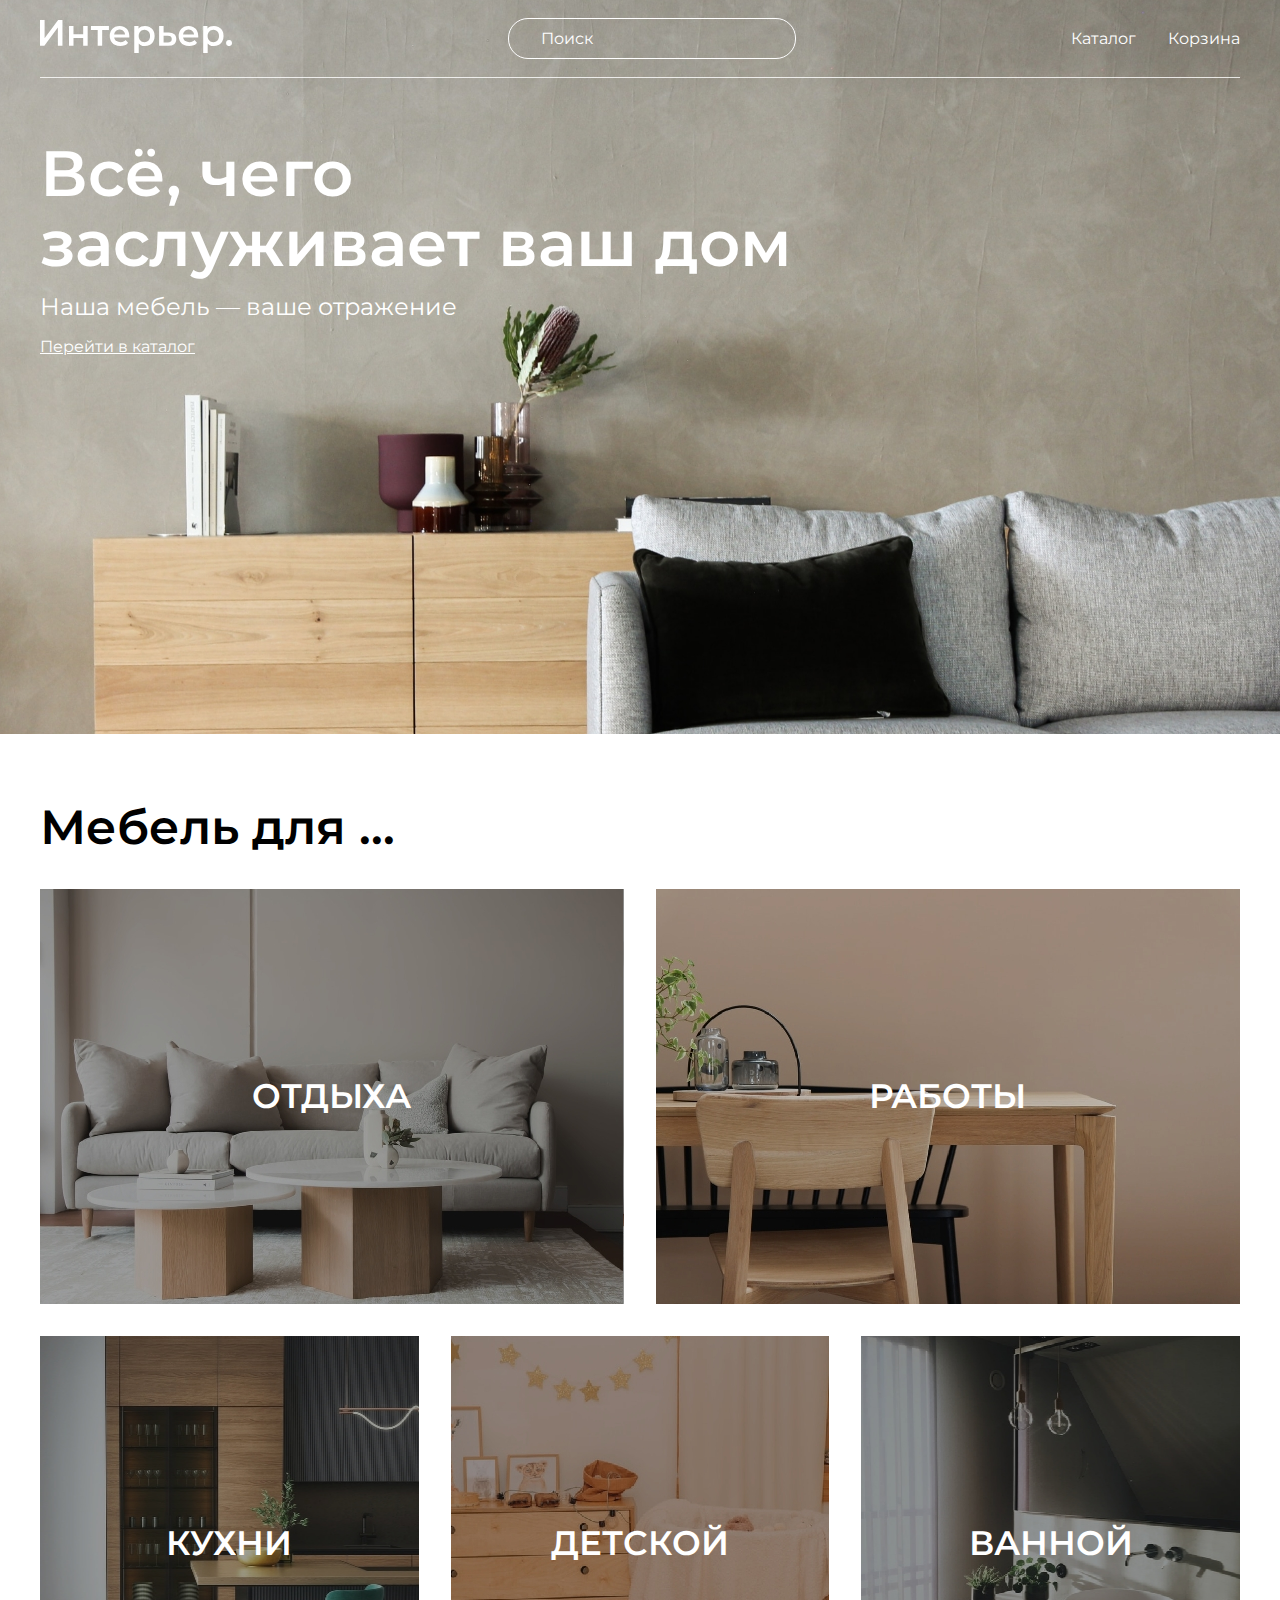
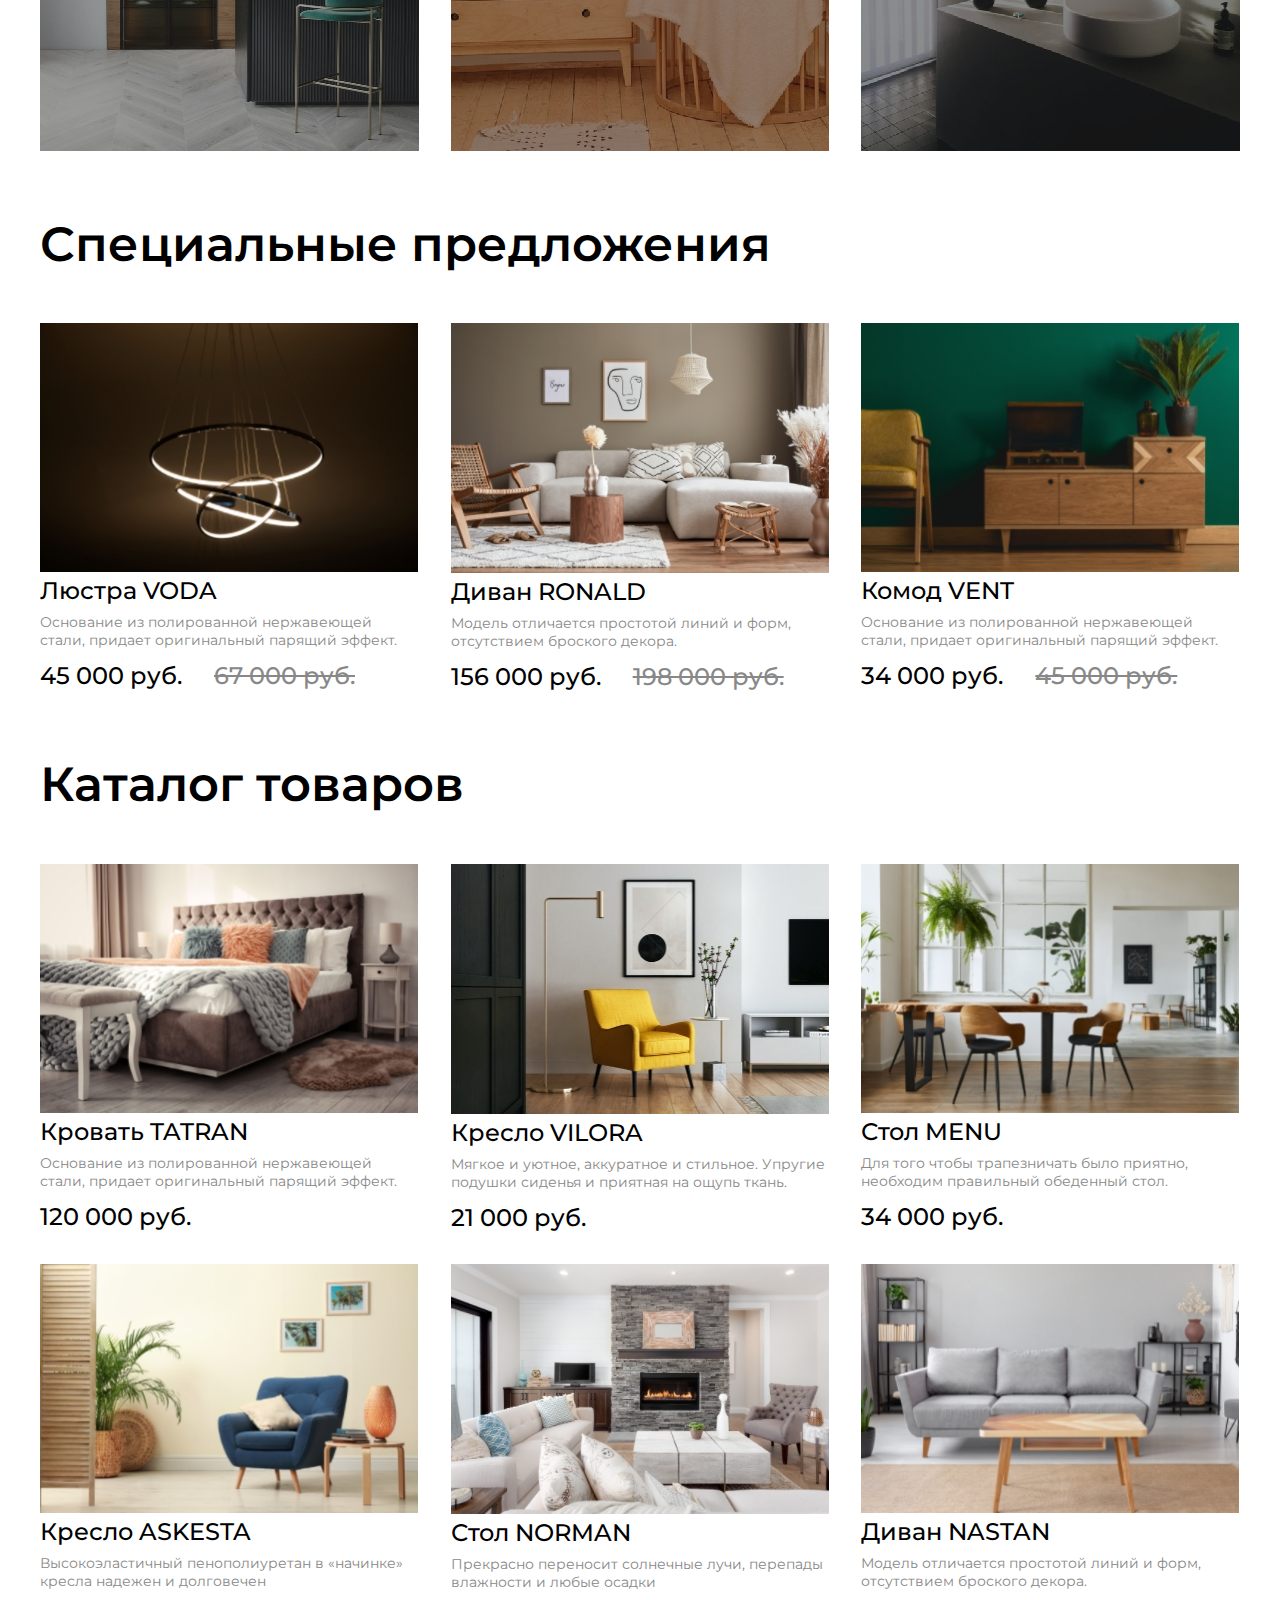
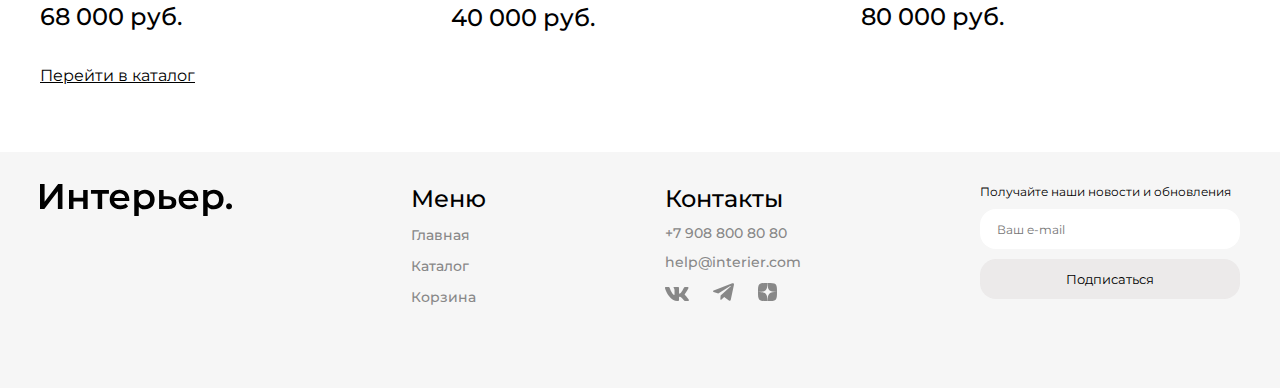
<file: index.html>
<!DOCTYPE html>
<html lang="en">

<head>
    <meta charset="UTF-8">
    <meta name="viewport" content="width=device-width, initial-scale=1.0">
    <title>Document</title>
    <link rel="preconnect" href="https://fonts.googleapis.com">
    <link rel="preconnect" href="https://fonts.gstatic.com" crossorigin>
    <link href="https://fonts.googleapis.com/css2?family=Montserrat:ital,wght@0,100..900;1,100..900&display=swap"
        rel="stylesheet">
    <link rel="stylesheet" href="style.css">
</head>

<body>
    <div class="top center">
        <div class="header-wrapper">
            <header class="header">
                <a class="logo" href="index.html"><img src="interior.svg" alt=""></a>
                <input placeholder="Поиск" class="header__input" type="text">
                <nav class="header-link">
                    <ul class="header-link">
                        <li><a class="menu-link" href="catalog.html">Каталог</a></li>
                        <li><a class="menu-link" href="cart.html">Корзина</a></li>
                    </ul>
                </nav>
            </header>
        </div>
        <section class="top__content">
            <h1 class="title">Всё, чего <br>заслуживает ваш дом</h1>
            <p class="top__text">Наша мебель — ваше отражение</p>
            <a class="catalog" href="catalog.html">Перейти в каталог</a>
        </section>
    </div>
    <div class="for-box center">
        <h2 class="heading-top">Мебель для ... </h2>
        <div class="for">
            <div class="for__item for__item_1 for__item_big">ОТДЫХА</div>
            <div class="for__item for__item_2 for__item_big">РАБОТЫ</div>
            <div class="for__item for__item_3">КУХНИ</div>
            <div class="for__item for__item_4">ДЕТСКОЙ</div>
            <div class="for__item for__item_5">ВАННОЙ</div>
        </div>
    </div>
    <h2 class="heading center">Специальные предложения</h2>
    <div class="product-box center">
        <div class="product-card">
            <div class="product">
                <img src="lystraVoda.jpeg" alt="Люстра VODA" class="product__img">
                <a class="product-card__title" href="product-card__title">Люстра VODA</a>
                <p class="product-card__description">Основание из полированной нержавеющей стали, придает оригинальный
                    парящий эффект.</p>
                <div class="price-container">
                    <span class="product-card__price">45 000 руб.</span>
                    <span class="product-card__old-price"><del>67 000 руб.</del></span>
                </div>
            </div>
        </div>
        <div class="product-card">
            <div class="product">
                <img src="divanronald.jpeg" alt="Диван RONALD" class="product__img">
                <a class="product-card__title" href="product-card__title">Диван RONALD</a>
                <p class="product-card__description">Модель отличается простотой линий и форм, отсутствием броского
                    декора.</p>
                <div class="price-container">
                    <span class="product-card__price">156 000 руб.</span>
                    <span class="product-card__old-price"><del>198 000 руб.</del></span>
                </div>
            </div>
        </div>
        <div class="product-card">
            <div class="product">
                <img src="komodvent.jpeg" alt="Комод VENT" class="product__img">
                <a class="product-card__title" href="product-card__title">Комод VENT</a>
                <p class="product-card__description">Основание из полированной нержавеющей стали, придает оригинальный
                    парящий эффект.</p>
                <div class="price-container">
                    <span class="product-card__price">34 000 руб.</span>
                    <span class="product-card__old-price"><del>45 000 руб.</del></span>
                </div>
            </div>
        </div>
    </div>
    <h3 class="price-catalog center">Каталог товаров</h3>
    <div class="product-box center">
        <div class="product-card">
            <div class="product">
                <img src="krovattatran.jpeg" alt="Кровать TATRAN" class="product__img">
                <a class="product-card__title" href="product-card__title">Кровать TATRAN</a>
                <p class="product-card__description">Основание из полированной нержавеющей стали, придает оригинальный
                    парящий эффект.</p>
                <div class="price-container">
                    <span class="product-card__price">120 000 руб.</span>
                </div>
            </div>
        </div>
        <div class="product-card">
            <div class="product">
                <img src="kreslovilora.jpeg" alt="Кресло VILORA" class="product__img">
                <a class="product-card__title" href="product-card__title">Кресло VILORA</a>
                <p class="product-card__description">Мягкое и уютное, аккуратное и стильное. Упругие подушки сиденья и
                    приятная на ощупь ткань.</p>
                <div class="price-container">
                    <span class="product-card__price">21 000 руб.</span>
                </div>
            </div>
        </div>
        <div class="product-card">
            <div class="product">
                <img src="stolmenu.jpeg" alt="Стол MENU" class="product__img">
                <a class="product-card__title" href="product-card__title">Стол MENU</a>
                <p class="product-card__description">Для того чтобы трапезничать было приятно, необходим правильный
                    обеденный стол.</p>
                <div class="price-container">
                    <span class="product-card__price">34 000 руб.</span>
                </div>
            </div>
        </div>
        <div class="product-card">
            <div class="product">
                <img src="kresloaskesta.jpeg" alt="Кресло ASKESTA" class="product__img">
                <a class="product-card__title" href="product-card__title">Кресло ASKESTA</a>
                <p class="product-card__description">Высокоэластичный пенополиуретан в «начинке» кресла надежен и
                    долговечен</p>
                <div class="price-container">
                    <span class="product-card__price">68 000 руб.</span>
                </div>
            </div>
        </div>
        <div class="product-card">
            <div class="product">
                <img src="stolnorman.jpeg" alt="Стол NORMAN" class="product__img">
                <a class="product-card__title" href="product-card__title">Стол NORMAN</a>
                <p class="product-card__description">Прекрасно переносит солнечные лучи, перепады влажности и любые
                    осадки</p>
                <div class="price-container">
                    <span class="product-card__price">40 000 руб.</span>
                </div>
            </div>
        </div>
        <div class="product-card">
            <div class="product">
                <img src="divannastan.jpeg" alt="Диван NASTAN" class="product__img">
                <a class="product-card__title" href="product-card__title">Диван NASTAN</a>
                <p class="product-card__description">Модель отличается простотой линий и форм, отсутствием броского
                    декора.</p>
                <div class="price-container">
                    <span class="product-card__price">80 000 руб.</span>
                </div>
            </div>
        </div>
        <div class="product-card">
            <p class="show">Перейти в каталог</p>
        </div>
    </div>
    <div class="footer-wrapper">
        <footer class="footer center">
            <div class="footer-section">
                <a class="logo-bleck" href="index.html">
                    <img src="interior1.svg" alt="Интерьер логотип">
                </a>
            </div>
            <div class="footer-section footer-menu">
                <h3 class="menu-pdv">Меню</h3>
                <ul>
                    <li><a class="loft" href="#">Главная</a></li>
                    <li><a class="loft" href="#">Каталог</a></li>
                    <li><a class="loft" href="#">Корзина</a></li>
                </ul>
            </div>
            <div class="footer-section footer-contacts">
                <h3 class="menu-pdv">Контакты</h3>
                <ul class="text">
                    <li><a class="text" href="#">+7 908 800 80 80</a></li>
                    <li><a class="text" href="#">help@interier.com</a></li>
                </ul>
                <img src="vk.svg" alt="">
                <img src="telegram.svg" alt="">
                <img src="dzen.svg" alt="">
            </div>
            <div>
                <form class="subscription-form">
                    <p class="updates-form">Получайте наши новости и обновления </p>
                    <input type="email" class="form-input" placeholder="Ваш e-mail">
                    <button class="button-line" type="submit">Подписаться</button>
                </form>
            </div>
        </footer>
    </div>
</body>

</html>
</file>
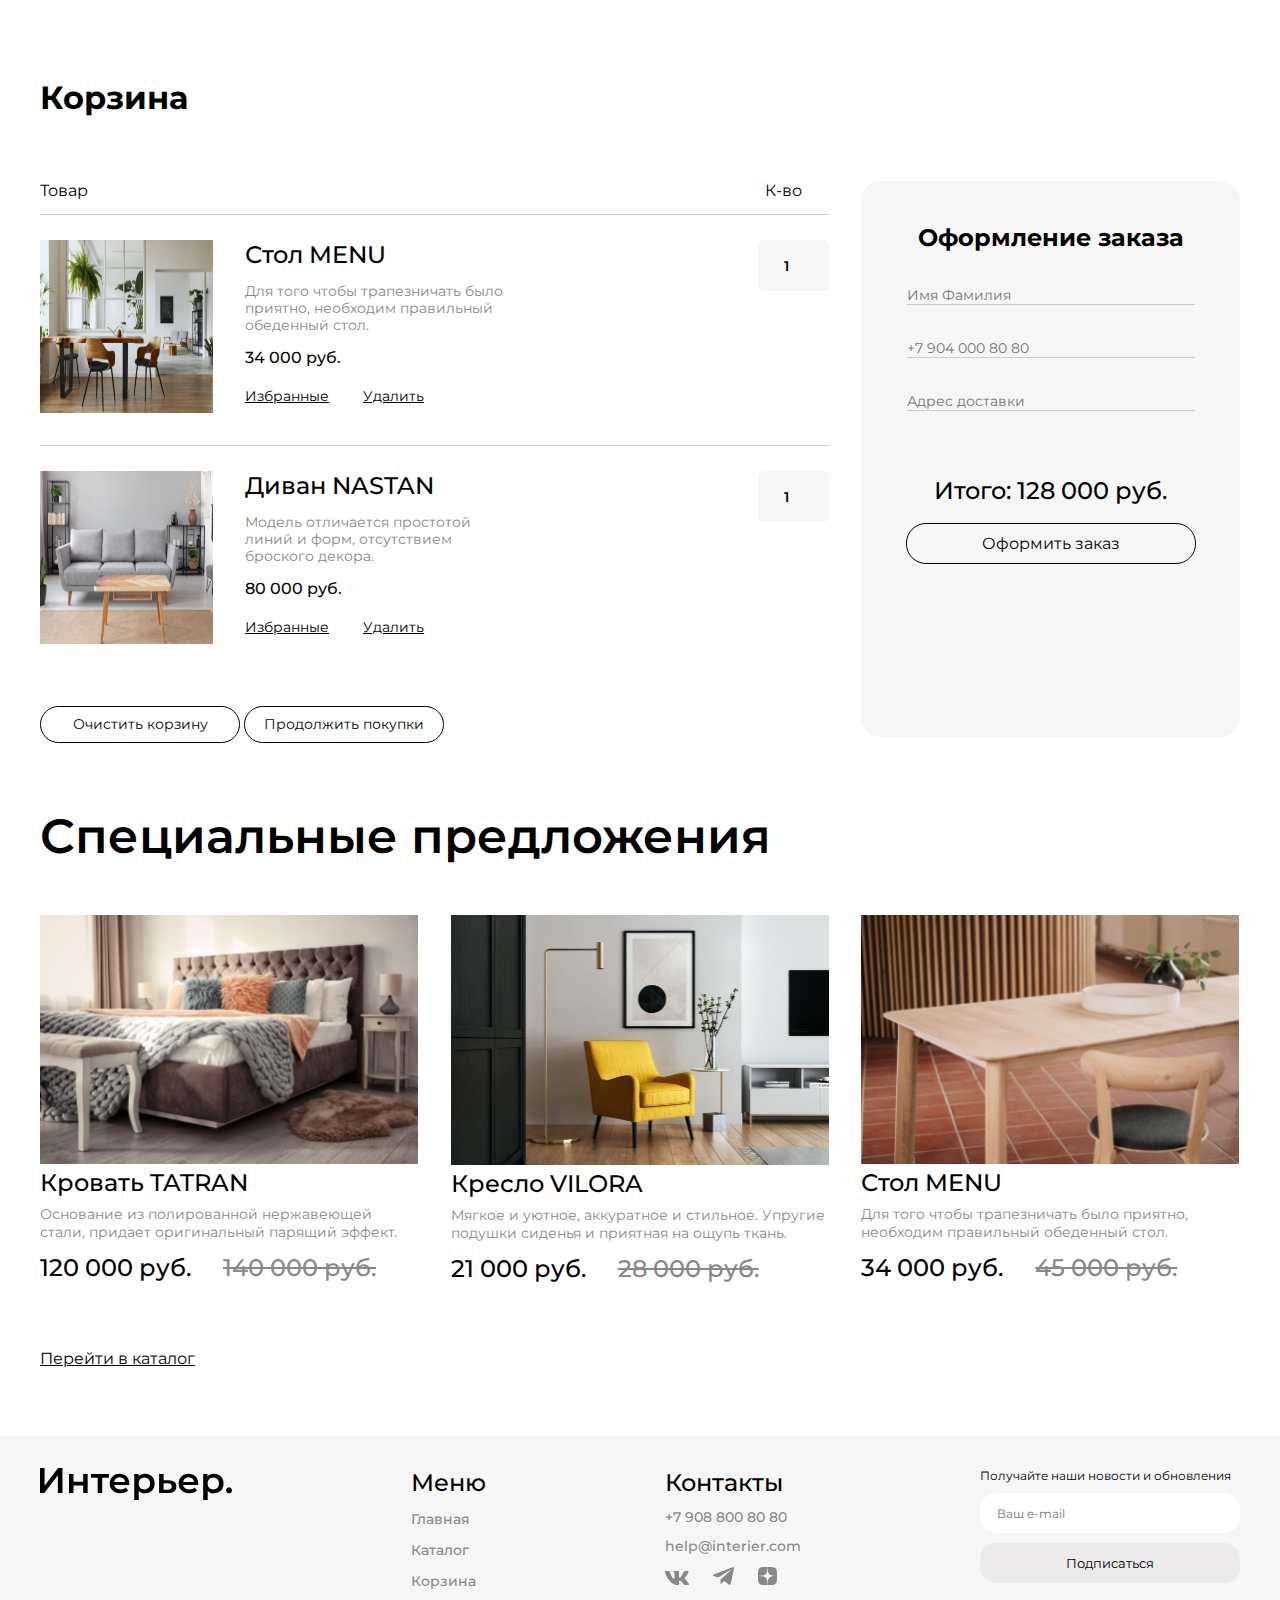
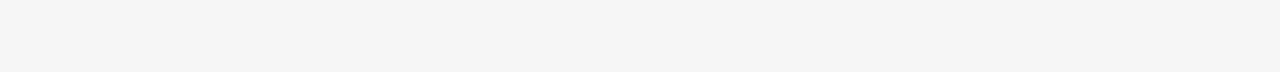
<file: cart.html>
<!DOCTYPE html>
<html lang="en">

<head>
    <meta charset="UTF-8">
    <meta name="viewport" content="width=device-width, initial-scale=1.0">
    <title>Document</title>
    <link rel="preconnect" href="https://fonts.googleapis.com">
    <link rel="preconnect" href="https://fonts.gstatic.com" crossorigin>
    <link href="https://fonts.googleapis.com/css2?family=Montserrat:ital,wght@0,100..900;1,100..900&display=swap"
        rel="stylesheet">
    <link rel="stylesheet" href="style.css">
</head>

<body>
    <div class="top-cart center">
        <div class="header-wrapper">
            <header class="header">
                <a class="logo" href="index.html"><img src="interior.svg" alt="logotip"></a>
                <input placeholder="Поиск" class="header__input" type="text">
                <nav class="header-link">
                    <ul class="header-link">
                        <li><a class="menu-link" href="catalog.html">Каталог</a></li>
                        <li class="menu-link">Корзина</li>
                    </ul>
                </nav>
            </header>
        </div>
        <h1 class="top-cart__title center">Корзина</h1>
    </div>
    <div class="cart center">
        <div class="cart__content">
            <div class="cart__name-box">
                <p class="produkt">Товар</p>
                <p class="produkt">К-во</p>
            </div>
            <div class="cart__item">
                <div class="cart__left">
                    <img class="cart__img" src="stolmenu.jpeg" alt="stolmenu">
                    <div class="cart__info">
                        <h4 class="cart__menu-box">Стол MENU</h4>
                        <p class="cart__text-box">Для того чтобы трапезничать было приятно, необходим правильный
                            обеденный стол.</p>
                        <p class="cart__price-box">34 000 руб.</p>
                        <div class="cart__link-box">
                            <a class="favorites" href="#">Избранные</a>
                            <a class="favorites" href="#">Удалить</a>
                        </div>
                    </div>
                </div>
                <input class="cart__field" placeholder="name" type="number" value="1" min="1">
            </div>
            <div class="cart__item">
                <div class="cart__left">
                    <img class="cart__img" src="divannastan.jpeg" alt="divannastan">
                    <div class="cart__info">
                        <h4 class="cart__menu-box">Диван NASTAN</h4>
                        <p class="cart__text-box">Модель отличается простотой линий и форм, отсутствием броского декора.
                        </p>
                        <p class="cart__price-box">80 000 руб.</p>
                        <div class="cart__link-box">
                            <a class="favorites" href="#">Избранные</a>
                            <a class="favorites" href="#">Удалить</a>
                        </div>

                    </div>
                </div>
                <input class="cart__field" placeholder="name" type="number" value="1" min="1">
            </div>
            <div class="cart__button">
                <button class="cart__clear">Очистить корзину</button>
                <button class="cart__clear">Продолжить покупки</button>
            </div>
        </div>
        <div class="cart__form">
            <h3 class="cart__form-logo">Оформление заказа</h3>
            <form>
                <div class="cart__form-benx">
                    <input class="registration" type="text" placeholder="Имя Фамилия">
                    <input class="registration" type="tel" placeholder="+7 904 000 80 80">
                    <input class="registration" type="text" placeholder="Адрес доставки">
                </div>
                <div class="total">
                    <p class="result">Итого: 128 000 руб.</p>
                </div>
                <button class="desing">Оформить заказ</button>
            </form>
        </div>
    </div>
    <h2 class="heading center">Специальные предложения</h2>
    <div class="product-box center">
        <div class="product-card">
            <div class="product">
                <img src="krovattatran.jpeg" alt="Кровать TATRAN" class="product__img">
                <a class="product-card__title" href="product-card__title">Кровать TATRAN</a>
                <p class="product-card__description">Основание из полированной нержавеющей стали, придает оригинальный
                    парящий эффект.</p>
                <div class="price-container">
                    <span class="product-card__price">120 000 руб.</span>
                    <span class="product-card__old-price"><del>140 000 руб.</del></span>
                </div>
            </div>
        </div>
        <div class="product-card">
            <div class="product">
                <img src="kreslovilora.jpeg" alt="Кресло VILORA" class="product__img">
                <a class="product-card__title" href="product-card__title">Кресло VILORA</a>
                <p class="product-card__description">Мягкое и уютное, аккуратное и стильное. Упругие подушки сиденья и
                    приятная на ощупь ткань.</p>
                <div class="price-container">
                    <span class="product-card__price">21 000 руб.</span>
                    <span class="product-card__old-price"><del>28 000 руб.</del></span>
                </div>
            </div>
        </div>
        <div class="product-card">
            <div class="product">
                <img src="katalogstolmenu.jpeg" alt="Стол MENU" class="product__img">
                <a class="product-card__title" href="product-card__title">Стол MENU</a>
                <p class="product-card__description">Для того чтобы трапезничать было приятно, необходим правильный
                    обеденный стол.</p>
                <div class="price-container">
                    <span class="product-card__price">34 000 руб.</span>
                    <span class="product-card__old-price"><del>45 000 руб.</del></span>
                </div>
            </div>
        </div>
        <div class="cart-katalog">
            <p class="cart-show">Перейти в каталог</p>
        </div>
    </div>
    <div class="footer-wrapper">
        <footer class="footer center">
            <div class="footer-section">
                <a class="logo-bleck" href="index.html">
                    <img src="interior1.svg" alt="Интерьер логотип">
                </a>
            </div>
            <div class="footer-section footer-menu">
                <h3 class="menu-pdv">Меню</h3>
                <ul>
                    <li><a class="loft" href="#">Главная</a></li>
                    <li><a class="loft" href="#">Каталог</a></li>
                    <li><a class="loft" href="#">Корзина</a></li>
                </ul>
            </div>
            <div class="footer-section footer-contacts">
                <h3 class="menu-pdv">Контакты</h3>
                <ul class="text">
                    <li><a class="text" href="#">+7 908 800 80 80</a></li>
                    <li><a class="text" href="#">help@interier.com</a></li>
                </ul>
                <img src="vk.svg" alt="">
                <img src="telegram.svg" alt="">
                <img src="dzen.svg" alt="">
            </div>
            <div>
                <form class="subscription-form">
                    <p class="updates-form">Получайте наши новости и обновления </p>
                    <input type="email" class="form-input" placeholder="Ваш e-mail">
                    <button class="button-line" type="submit">Подписаться</button>
                </form>
            </div>
        </footer>
    </div>
</body>

</html>
</file>
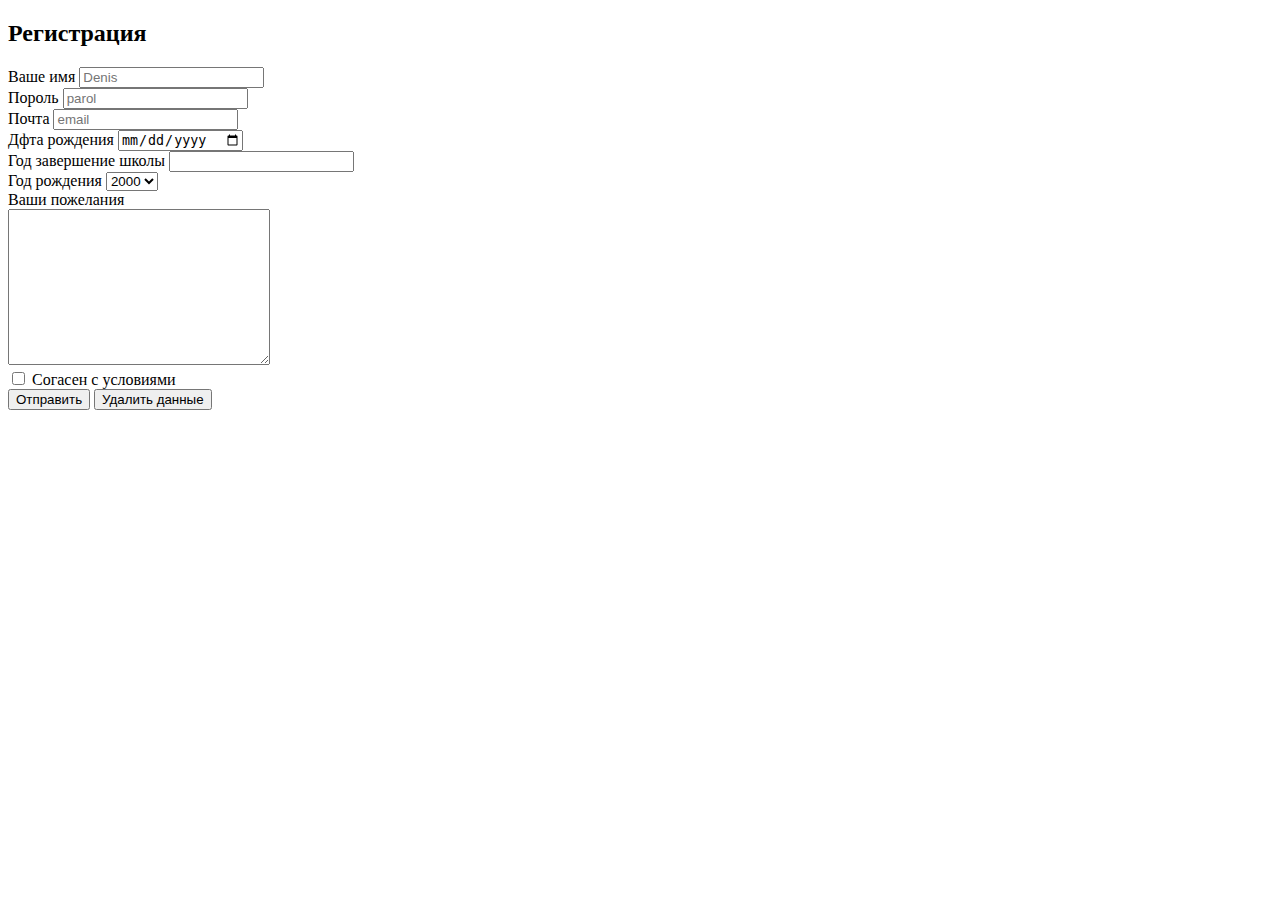
<file: reg.html>
<!DOCTYPE html>
<html lang="en">

<head>
    <meta charset="UTF-8">
    <meta name="viewport" content="width=, initial-scale=1.0">
    <title>Document</title>
</head>

<body>
    <form action="#">
        <h2>Регистрация</h2>
        Ваше имя <input type="text" placeholder="Denis"><br>
        Пороль <input type="password" placeholder="parol"><br>
        Почта <input type="email" placeholder="email"><br>
        Дфта рождения <input type="date"><br>
        Год завершение школы <input type="number"><br>
        Год рождения
        <select name=" " id="">
            <option value="2000">2000</option>
            <option value="2001">2001</option>
        </select>
        <br>
        Ваши пожелания <br>
        <textarea name="" id="" cols="30" rows="10"></textarea><br>
        <input type="checkbox" id="check"> 
        <label for="check">
            Согасен с условиями 
        </label><br> 
        <button type="submit">Отправить</button>
        <button type="reset">Удалить данные</button>
    </form>
</body>

</html>
</file>
<file: style.css>
@charset "UTF-8";
* {
  margin: 0;
  padding: 0;
}

body {
  font-family: "Montserrat", sans-serif;
}

a {
  text-decoration: none;
  color: #000;
}

.center {
  padding-left: calc(50% - 600px);
  padding-right: calc(50% - 600px);
}

.header-wrapper {
  max-width: 1200px;
  margin: 0 auto;
  padding: 0 20px;
  padding-left: calc(50% - 600px);
  padding-right: calc(50% - 600px);
}

.header {
  height: 77px;
  display: flex;
  flex-wrap: wrap;
  justify-content: space-between;
  align-items: center;
  border-bottom: 0.5px solid rgba(255, 255, 255, 0.8);
}

.top {
  height: 734px;
  background-image: url(topback.jpeg);
  background-repeat: no-repeat;
  background-position: center;
  background-size: cover;
}

.top__content {
  margin-top: 60px;
}

.header-nav {
  position: relative;
}

.header-link {
  display: flex;
  justify-content: flex-start;
  padding: 0;
  margin: 0;
  list-style: none;
  gap: 32px;
}

.popup {
  display: none;
  position: absolute;
  background-color: #fff;
  width: 573px;
  padding: 40px 48px;
  top: 66px;
  right: 0px;
}
.popup__blok {
  display: flex;
  justify-content: space-between;
  margin-bottom: 24px;
}
.popup__bloktwo {
  border-top: 0.5px solid rgb(202, 205, 216);
  display: flex;
  justify-content: space-between;
}
.popup__position {
  display: flex;
  gap: 24px;
  margin-top: 24px;
}
.popup__img {
  width: 144px;
  height: 144px;
}
.popup__price {
  width: 169px;
  height: 144px;
  display: flex;
  justify-content: space-between;
  flex-wrap: wrap;
}
.popup__pricetwo {
  width: 190px;
  height: 144px;
}
.popup__menu {
  font-size: 24px;
  font-weight: 500;
  margin-bottom: 12px;
}
.popup__cost {
  font-size: 16px;
  font-weight: 500;
}
.popup__link {
  font-size: 14px;
  font-weight: 400;
  margin-top: 54px;
}
.popup__links {
  display: flex;
  gap: 24px;
}
.popup__input {
  width: 71px;
  height: 51px;
  border-radius: 6px;
  background: rgb(247, 246, 246);
  text-align: center;
  font-family: inherit;
  border: none;
  margin-top: 24px;
}
.popup__press {
  display: flex;
  gap: 32px;
  margin-top: 24px;
  justify-content: space-between;
}
.popup__tag {
  font-size: 24px;
  height: 40px;
}
.popup__button {
  width: 207px;
  height: 40px;
  box-sizing: border-box;
  border: 1px solid rgb(4, 4, 4);
  border-radius: 20px;
  color: rgb(0, 0, 0);
  font-family: Montserrat;
  font-size: 16px;
  font-weight: 400;
  background: border-box;
}

.menu-link {
  text-decoration: none;
  color: rgb(255, 255, 255);
}

.header-nav:hover .popup {
  display: block;
}

.title {
  color: rgb(255, 255, 255);
  font-family: Montserrat;
  font-size: 64px;
  font-weight: 600;
  line-height: 70px;
  letter-spacing: 0%;
  text-align: left;
  margin-bottom: 14px;
  max-width: 792px;
}

.top__text {
  color: rgb(255, 255, 255);
  margin-bottom: 14px;
  font-size: 24px;
}

.catalog {
  color: rgb(255, 255, 255);
  font-family: Montserrat;
  font-size: 16px;
  font-weight: 400;
  line-height: 24px;
  letter-spacing: 0%;
  text-align: left;
  text-decoration-line: underline;
}

.catalog-max {
  color: rgb(255, 255, 255);
  height: 400px;
  background-position: center;
  background-repeat: no-repeat;
  background-image: url(katalogbez.jpeg);
  background-size: cover;
}

.catalog-link {
  text-decoration: none;
  color: rgb(255, 255, 255);
  font-family: Montserrat;
  font-size: 16px;
  font-weight: 400;
  line-height: 32px;
  letter-spacing: 0%;
  text-align: left;
}

.catalog-top {
  color: rgb(255, 255, 255);
  font-family: Montserrat;
  font-size: 64px;
  font-weight: 600;
  line-height: 70px;
  letter-spacing: 0%;
  text-align: left;
  width: 270px;
  height: 70px;
  padding-left: calc(50% - 600px);
  padding-right: calc(50% - 600px);
  margin-top: 126px;
}

.cat {
  display: flex;
  margin-top: 32px;
  justify-content: space-between;
  align-items: center;
}

.cat-box {
  display: flex;
  flex-direction: row;
  justify-content: space-between;
  align-items: flex-end;
  gap: 10px;
}

.catalog1 {
  height: 32px;
  color: rgb(0, 0, 0);
  font-family: Montserrat;
  font-size: 16px;
  font-weight: 400;
  line-height: 32px;
  letter-spacing: 0%;
  text-align: left;
  flex: none;
  order: 1;
  flex-grow: 0;
}

.filter-block {
  display: flex;
  flex-direction: row;
  justify-content: flex-start;
  align-items: flex-start;
  gap: 10px;
}

.filter {
  color: rgb(0, 0, 0);
  font-family: Montserrat;
  font-size: 16px;
  font-weight: 500;
  line-height: 20px;
  letter-spacing: 0%;
  text-align: left;
  box-sizing: border-box;
  border-radius: 20px;
  display: flex;
  height: 40px;
  width: 182px;
  -webkit-appearance: none;
     -moz-appearance: none;
          appearance: none;
  position: relative;
  background-image: url(Polygon\ 1.jpeg);
  background-repeat: no-repeat;
  background-position: right 22px center;
  background-size: 20px 11px;
}

.filter-button {
  font-family: Montserrat;
  background: rgb(255, 255, 255);
  border: 1px solid rgb(196, 196, 196);
  border-radius: 20px;
  box-sizing: border-box;
  -webkit-appearance: none;
     -moz-appearance: none;
          appearance: none;
  font-weight: 500;
  font-size: 16px;
  line-height: 20px;
  padding-left: 23px;
  padding-top: 9px;
  padding-right: 54px;
  padding-bottom: 11px;
  color: #000;
  background-image: url(Polygon\ 1.jpeg);
  background-repeat: no-repeat;
  background-position: right 22px center;
  background-size: 20px 11px;
  height: 40px;
  width: 182px;
}

.filter::after {
  content: "";
  display: inline-block;
  width: 0;
  height: 0;
  margin-left: 5px;
  border-left: 5px solid transparent;
  border-right: 5px solid transparent;
  border-top: 5px solid black;
  position: absolute;
  right: 30px;
  top: 50%;
  transform: translateY(-50%);
}

.filter__van {
  position: absolute;
  top: calc(100% + 14px);
  right: -22px;
  border-radius: 8px;
  box-shadow: 0px 4px 67px -12px rgba(0, 0, 0, 0.32);
  background: rgb(255, 255, 255);
  box-sizing: border-box;
  display: flex;
  flex-direction: row;
  flex-wrap: wrap;
  justify-content: space-between;
  align-items: flex-start;
  padding: 40px 48px 40px 48px;
  width: 541.5px;
  height: 548px;
}

.filter__content {
  border-style: none;
}

.filter__content-fieldset {
  border-style: none;
}

.filter__content-legend {
  font-family: "Montserrat";
  font-weight: 500;
  font-size: 16px;
  line-height: 100%;
  vertical-align: middle;
  color: #050505;
  margin-bottom: 16px;
}

.filter__radio {
  display: flex;
  flex-direction: column;
  gap: 14px;
  margin-bottom: 14px;
}

#any {
  -webkit-appearance: none;
     -moz-appearance: none;
          appearance: none;
  background-color: #FFFFFF;
  width: 15px;
  height: 15px;
  border-radius: 60px;
  border: 1px solid #000;
  position: relative;
}

#any:checked::before {
  position: absolute;
  content: "✔";
  transform: translateY(-50%);
  left: 2px;
  top: 40%;
  color: inherit;
}

#today {
  -webkit-appearance: none;
     -moz-appearance: none;
          appearance: none;
  background-color: #FFFFFF;
  width: 15px;
  height: 15px;
  border-radius: 60px;
  border: 1px solid #000;
  position: relative;
}

#today:checked::before {
  position: absolute;
  content: "✔";
  transform: translateY(-50%);
  left: 2px;
  top: 40%;
  color: inherit;
}

#tomorow {
  -webkit-appearance: none;
     -moz-appearance: none;
          appearance: none;
  background-color: #FFFFFF;
  width: 15px;
  height: 15px;
  border-radius: 60px;
  border: 1px solid #000;
  position: relative;
}

#tomorow:checked::before {
  position: absolute;
  content: "✔";
  transform: translateY(-50%);
  left: 2px;
  top: 40%;
  color: inherit;
}

#days {
  -webkit-appearance: none;
     -moz-appearance: none;
          appearance: none;
  background-color: #FFFFFF;
  width: 15px;
  height: 15px;
  border-radius: 60px;
  border: 1px solid #000;
  position: relative;
}

#days:checked::before {
  position: absolute;
  content: "✔";
  transform: translateY(-50%);
  left: 2px;
  top: 40%;
  color: inherit;
}

#five {
  -webkit-appearance: none;
     -moz-appearance: none;
          appearance: none;
  background-color: #FFFFFF;
  width: 15px;
  height: 15px;
  border-radius: 60px;
  border: 1px solid #000;
  position: relative;
}

#five:checked::before {
  position: absolute;
  content: "✔";
  transform: translateY(-50%);
  left: 2px;
  top: 40%;
  color: inherit;
}

.radio__label {
  font-family: "Montserrat";
  font-weight: 400;
  font-size: 14px;
  line-height: 100%;
  color: #000;
  margin-left: 14px;
  cursor: pointer;
}

.form-contentprice {
  border-style: none;
  width: 190px;
  height: 73px;
  margin-bottom: 32px;
}

.form-legendprice {
  width: 44px;
  height: 20px;
  font-family: "Montserrat";
  font-weight: 500;
  font-size: 16px;
  line-height: 100%;
  vertical-align: middle;
  margin-top: 32px;
  color: #050505;
  margin-bottom: 14px;
}

.paragraph-price {
  display: flex;
  gap: 14px;
  width: 185px;
  height: 17px;
  color: #000;
  margin-bottom: 14px;
  background-image: url(img.html/pr.png);
  font-family: "Montserrat";
}

.number {
  color: rgb(0, 0, 0);
  font-family: Montserrat;
  font-size: 14px;
  font-weight: 400;
  line-height: 17px;
  letter-spacing: 0%;
  text-align: left;
}

input[type=range] {
  -webkit-appearance: none;
     -moz-appearance: none;
          appearance: none;
  width: 189px;
  height: 2px;
  background: #000;
  border-radius: 5px;
  cursor: pointer;
  position: absolute;
}

input[type=range]::-webkit-slider-thumb {
  -webkit-appearance: none;
  width: 8px;
  height: 8px;
  background: #000;
  border-radius: 50%;
  cursor: pointer;
}

.color-box {
  display: flex;
  width: 189px;
  height: 15px;
  gap: 14px;
}

.color-double {
  display: flex;
  width: 189px;
  height: 15px;
  margin-top: 14px;
  gap: 14px;
}

.color-legend {
  width: 41px;
  height: 20px;
  font-family: "Montserrat";
  font-weight: 500;
  font-size: 16px;
  line-height: 100%;
  vertical-align: middle;
  color: #050505;
  margin-bottom: 14px;
  margin-top: 32px;
}

.content-color {
  border-style: none;
}

input[type=checkbox] {
  position: relative;
  -webkit-appearance: none;
     -moz-appearance: none;
          appearance: none;
  width: 15px;
  height: 15px;
  cursor: pointer;
  border: 1px solid #888888;
}

input[type=checkbox]:checked::before {
  position: absolute;
  content: "✔";
  transform: translateY(-50%);
  left: 2px;
  top: 40%;
  color: inherit;
}

.checkbox-white {
  outline: 0px solid;
  background: #FFFFFF;
  width: 15px;
  height: 15px;
}

.checkbox-black {
  background: #000;
  outline: 0px solid;
  width: 15px;
  height: 15px;
  color: #FFFFFF;
}

.checkbox-black input {
  color: inherit;
}

.checkbox-grey {
  background: #737373;
  width: 15px;
  height: 15px;
  outline: 0px solid;
}

.checkbox-red {
  width: 15px;
  height: 15px;
  background: #FF0000;
}

.checkbox-green {
  background: #1CCC97;
  width: 15px;
  height: 15px;
  outline: 0px solid;
}

.checkbox-yellow {
  background: #F2CB01;
  width: 15px;
  height: 15px;
  outline: 0px solid;
}

.checkbox-lightgreens {
  width: 15px;
  height: 15px;
  background: rgb(28, 204, 151);
  outline: 0px solid;
}

.checkbox-greens {
  width: 15px;
  height: 15px;
  background: #00BF2A;
  outline: 0px solid;
}

.checkbox-lightblue {
  width: 15px;
  height: 15px;
  background: rgb(0, 159, 227);
  outline: 0px solid;
}

.checkbox-blue {
  background: rgb(0, 10, 248);
  width: 15px;
  height: 15px;
  outline: 0px solid;
}

.checkbox-lilac {
  background: rgb(103, 16, 214);
  width: 15px;
  height: 15px;
  outline: 0px solid;
}

.checkbox-violet {
  background: rgb(157, 13, 181);
  width: 15px;
  height: 15px;
  outline: 0px solid;
}

.checkbox-pink {
  background: rgb(216, 154, 255);
  width: 15px;
  height: 15px;
  outline: 0px solid;
}

.checkbox-hot {
  background: rgb(255, 101, 166);
  width: 15px;
  height: 15px;
  outline: 0px solid;
}

.checkbox__label {
  font-family: "Montserrat";
  font-weight: 400;
  font-size: 14px;
  line-height: 100%;
  color: #000;
  margin-left: 14px;
}

.filter-legend {
  width: 110px;
  height: 20px;
  font-family: "Montserrat";
  font-weight: 500;
  font-size: 16px;
  line-height: 100%;
  vertical-align: middle;
  color: #050505;
}

.filter-fieldset {
  border-style: none;
  display: flex;
  flex-direction: column;
  gap: 14px;
}

.filter-apply {
  border: 1px solid #000;
  border-radius: 20px;
  min-height: 40px;
  font-family: "Montserrat";
  font-weight: 400;
  font-size: 16px;
  line-height: 100%;
  text-align: center;
  vertical-align: middle;
  padding: 10px 23px;
  background-color: #FFFFFF;
  width: 190px;
}

.filter__button {
  width: 445px;
  height: 40px;
  gap: 32px;
  display: flex;
  justify-content: flex-end;
}

.filter-button__pop {
  width: 227px;
  font-weight: 400;
  font-family: "Montserrat";
}

.sort {
  padding-left: 23px;
  height: 40px;
  width: 227px;
  flex: none;
  order: 1;
  flex-grow: 0;
  color: rgb(0, 0, 0);
  font-family: Montserrat;
  font-size: 16px;
  font-weight: 400;
  line-height: 20px;
  letter-spacing: 0%;
  text-align: left;
  box-sizing: border-box;
  border: 1px solid rgb(196, 196, 196);
  border-radius: 20px;
  -webkit-appearance: none;
     -moz-appearance: none;
          appearance: none;
  position: relative;
  background-image: url(Polygon\ 1.jpeg);
  background-repeat: no-repeat;
  background-position: right 22px center;
  background-size: 20px 11px;
}

.for-box {
  padding-top: 64px;
}

.for {
  margin-top: 32px;
  display: grid;
  gap: 32px;
  grid-template-columns: repeat(12, 1fr);
}

.for__item {
  height: 415px;
  grid-column: span 4;
  color: rgb(255, 255, 255);
  font-size: 34px;
  font-weight: 600;
  line-height: 41px;
  letter-spacing: 0%;
  text-align: center;
  display: flex;
  justify-content: center;
  align-items: center;
}

.for__item_big {
  grid-column: span 6;
}

.for__item_1 {
  background-image: url(otdyh.jpeg);
}

.for__item_2 {
  background-image: url(raboty.jpeg);
}

.for__item_3 {
  background-image: url(kuhny.jpeg);
}

.for__item_4 {
  background-image: url(detskoy.jpeg);
}

.for__item_5 {
  background-image: url(vanna.jpeg);
}

.header__input {
  width: 288px;
  height: 41px;
  border: 1px solid #fff;
  box-sizing: border-box;
  border-radius: 20px;
  background-color: transparent;
  outline: none;
  font-size: 16px;
  font-weight: 400;
  line-height: 20px;
  letter-spacing: 0%;
  text-align: left;
  color: #fff;
  padding-left: 32px;
  padding-right: 32px;
  font-family: "Montserrat", sans-serif;
}

.header__input::-moz-placeholder {
  color: #fff;
}

.header__input::placeholder {
  color: #fff;
}

.heading-top {
  color: rgb(0, 0, 0);
  font-family: Montserrat;
  font-size: 48px;
  font-weight: 600;
  line-height: 59px;
  letter-spacing: 0%;
  text-align: left;
}

.heading {
  font-size: 48px;
  margin-top: 64px;
  font-weight: 600;
  margin-bottom: 35px;
}

.product-box {
  display: grid;
  grid-template-columns: repeat(auto-fit, minmax(378px, 1fr));
  gap: 32px;
  margin-top: 50px;
}

.catalog-box {
  display: grid;
  grid-template-columns: repeat(auto-fit, minmax(378px, 1fr));
  gap: 32px;
  margin-top: 50px;
}

.product-card {
  max-width: 378px;
  display: flex;
  flex-wrap: wrap;
}

.show {
  color: rgb(0, 0, 0);
  font-family: Montserrat;
  font-size: 16px;
  font-weight: 400;
  line-height: 24px;
  letter-spacing: 0%;
  text-align: left;
  text-decoration-line: underline;
  margin-bottom: 64px;
}

.show-katalog {
  color: rgb(0, 0, 0);
  font-family: Montserrat;
  font-size: 16px;
  font-weight: 400;
  line-height: 24px;
  letter-spacing: 0%;
  text-align: left;
  text-decoration-line: underline;
  padding-bottom: 64px;
}

.product__img {
  width: 100%;
  color: rgb(0, 0, 0);
  font-family: Montserrat;
  font-size: 24px;
  font-weight: 500;
  line-height: 29px;
  letter-spacing: 0%;
  text-align: left;
}

.product-card__title {
  color: rgb(0, 0, 0);
  font-family: Montserrat;
  font-size: 24px;
  font-weight: 500;
  line-height: 29px;
  letter-spacing: 0%;
  text-align: left;
  margin-top: 10px;
  margin-bottom: 9px;
}

.product-card__description {
  font-size: 14px;
  color: rgb(136, 136, 136);
}

.product-card__price {
  font-size: 24px;
  font-weight: 500;
}

.product-card__old-price {
  font-size: 24px;
  color: rgb(136, 136, 136);
  font-weight: 500;
}

.product-card__description {
  margin-bottom: 12px;
  padding-top: 8px;
}

.price-container {
  display: flex;
  gap: 32px;
}

.price-catalog {
  display: flex;
  font-size: 48px;
  font-weight: 600;
  line-height: 59px;
  letter-spacing: 0%;
  text-align: center;
  margin-top: 64px;
}

.go__price {
  color: rgb(0, 0, 0);
  font-family: Montserrat;
  font-size: 16px;
  font-weight: 400;
  line-height: 24px;
  letter-spacing: 0%;
  text-align: left;
  text-decoration-line: underline;
  margin-top: 64px;
}

.loft {
  color: rgb(136, 136, 136);
  margin-bottom: 11.83px;
  font-family: Montserrat;
  font-size: 14px;
  font-weight: 500;
  line-height: 17px;
  letter-spacing: 0%;
  text-align: left;
}

.footer {
  background-image: url(pryamoygolnik.jpeg);
  background-repeat: no-repeat;
  background-position: center;
  background-size: cover;
  margin-bottom: 0%;
  margin-top: 165;
  display: flex;
  justify-content: space-between;
  padding-top: 32px;
  height: 204px;
  background-color: #f8f8f8;
}

.footer-menu ul {
  list-style-type: none;
  padding: 0;
  margin-bottom: 11.83px;
}

.footer-menu li {
  margin-bottom: 11.83px;
}

.footer-contacts img {
  margin-right: 20px;
}

.footer-contacts:hover {
  text-decoration: underline;
}

.footer__icon {
  filter: none;
  transition: filter 0.3s;
  cursor: pointer;
}
.footer__icon:hover {
  filter: invert(16%) sepia(99%) saturate(7404%) hue-rotate(0deg) brightness(0%) contrast(100%);
  color: rgb(0, 0, 0);
}

.subscription-form input {
  margin-top: 10px;
  padding-left: 17px;
  width: 260px;
  box-sizing: border-box;
  border: none;
  cursor: pointer;
  color: rgb(196, 196, 196);
  font-family: Montserrat;
  font-size: 12px;
  font-weight: 400;
  line-height: 17px;
  letter-spacing: 0%;
  text-align: left;
  display: flex;
}

.subscription-form button {
  margin-top: 10px;
  padding: 10px 20px;
  background-color: rgba(222, 215, 215, 0.41);
  color: rgb(0, 0, 0);
  border: none;
  cursor: pointer;
}

.updates-form {
  color: rgb(0, 0, 0);
  font-family: Montserrat;
  font-size: 12px;
  font-weight: 400;
  line-height: 15px;
  letter-spacing: 0%;
  text-align: left;
}

.header-nav:hover .popup {
  display: block;
}

.form-input {
  box-sizing: border-box;
  border: 1px solid rgb(196, 196, 196);
  border-radius: 16px;
  background: rgb(255, 255, 255);
  color: rgb(196, 196, 196);
  height: 40px;
  width: 60px;
  font-size: 12px;
  padding-left: 27px;
}

.form-input:placeholder {
  color: rgb(196, 196, 196);
  font-family: inherit;
  font-size: 12px;
  font-weight: 400;
  line-height: 15px;
  letter-spacing: 0%;
  text-align: left;
}

.button-line {
  border: none;
  height: 40px;
  font-family: Montserrat;
  width: 260px;
  border-radius: 16px;
  background: rgba(222, 215, 215, 0.41);
  color: rgb(0, 0, 0);
}
.button-line:hover {
  background: black;
  color: white;
}

.menu-pdv {
  color: rgb(0, 0, 0);
  font-family: inherit;
  font-size: 24px;
  font-weight: 500;
  line-height: 29px;
  letter-spacing: 0%;
  text-align: left;
  margin-bottom: 12px;
}

.text {
  font-family: Montserrat;
  margin-bottom: 12px;
  list-style-type: none;
  color: rgb(136, 136, 136);
}

.text li {
  margin-bottom: 12px;
  font-size: 14px;
  font-weight: 500;
  line-height: 17px;
  letter-spacing: 0%;
  text-align: left;
}

.menu-mobi {
  display: none;
}

@media (max-width: 833px) {
  .center {
    padding-left: 24px;
    padding-right: 24px;
  }
  .for__item {
    height: 268px;
  }
  .product-box {
    -moz-column-gap: 29px;
         column-gap: 29px;
    row-gap: 39px;
  }
  .logo-bleck {
    display: none;
  }
  .catalog-max {
    padding-left: 24px;
    padding-right: 24px;
  }
  .catalog-box {
    -moz-column-gap: 29px;
         column-gap: 29px;
    row-gap: 49px;
  }
  .filter__van {
    right: -237px;
    border-radius: 0;
  }
  .cart {
    display: grid;
    gap: 32px;
    margin-top: 64px;
  }
}
@media (max-width: 375px) {
  .center {
    padding-left: 16px;
    padding-right: 16px;
  }
  .header {
    padding-top: 32px;
  }
  .header__input {
    display: none;
  }
  .header-links {
    display: none;
  }
  .logo__img {
    width: 99px;
  }
  .menu-mobi {
    display: flex;
    align-items: center;
    gap: 32px;
  }
  .title {
    font-size: 48px;
    text-align: center;
  }
  .top__content {
    margin-top: 29px;
    text-align: center;
  }
  .top__text {
    font-size: 16px;
    margin-top: 16px;
  }
  .catalog {
    margin-top: 16px;
    font-size: 14px;
  }
  .heading-top {
    font-size: 24px;
  }
  .heading {
    font-size: 24px;
    line-height: 29px;
    margin-top: 32px;
  }
  .for-box {
    padding-top: 32px;
  }
  .for {
    grid-template-columns: repeat(4, 1fr);
    gap: 16px;
  }
  .for__item {
    grid-column: 1/-1;
    height: 375px;
    font-size: 28px;
    line-height: 34px;
  }
  .for__item_big {
    height: 244px;
  }
  .product-box {
    display: flex;
    flex-direction: column;
    row-gap: 36px;
    margin-top: 32px;
  }
  .price-catalog {
    font-size: 24px;
    line-height: 29px;
    margin-top: 34px;
  }
  .product-card__old-price {
    font-size: 18px;
  }
  .footer {
    height: auto;
    display: flex;
    justify-content: space-between;
    flex-wrap: wrap;
    align-items: stretch;
  }
  .subscription-form {
    display: flex;
    flex-direction: column;
  }
  .form-box {
    width: 100%;
    display: flex;
    justify-content: center;
    padding-top: 71px;
    margin-bottom: 33px;
  }
  .catalog-max {
    width: 343px;
    padding-left: 16px;
    padding-right: 16px;
  }
  .catalog-top {
    margin-top: 82px;
    text-align: center;
    font-size: 48px;
    width: 100%;
  }
  .menu-mobi {
    display: flex;
    align-items: center;
    gap: 32px;
  }
  .catalog-box {
    display: flex;
    flex-direction: column;
    row-gap: 33px;
  }
  .product-card__title {
    font-size: 18px;
    line-height: 22px;
  }
  .product-card__price {
    font-size: 18px;
    line-height: 22px;
  }
  .cat {
    flex-direction: column;
    align-items: flex-start;
  }
  .cat-box {
    display: flex;
    gap: 10px;
    justify-content: flex-start;
    margin-top: 32px;
  }
  .sort {
    margin-top: 14px;
  }
  .filter-block {
    flex-direction: column-reverse;
  }
  .header-link {
    display: none;
  }
  .show-katalog {
    padding-bottom: 32px;
  }
  .filter__van {
    position: absolute;
    display: flex;
    flex-direction: column;
    flex-wrap: wrap;
    width: 287px;
    height: 930px;
    right: -105px;
  }
  .filter__button {
    display: flex;
    justify-content: center;
    width: 190px;
  }
  .filter-legend {
    margin-bottom: 14px;
  }
}
.cart-top {
  height: 400px;
  background-image: url(topcart.jpeg);
  background-size: cover;
  background-position: center;
  background-repeat: no-repeat;
}
.cart-top__title {
  color: rgb(255, 255, 255);
  font-size: 64px;
  font-weight: 600;
  line-height: 70px;
  letter-spacing: 0%;
  text-align: left;
  padding-top: 128px;
  padding-bottom: 126px;
}

.cart {
  display: grid;
  grid-template-columns: repeat(12, 1fr);
  gap: 32px;
  margin-top: 64px;
}
.cart__name-box {
  display: flex;
  justify-content: space-between;
  padding-bottom: 14px;
  padding-right: 27px;
}
.cart__item {
  border-top: 0.5px solid rgb(202, 205, 216);
  padding-top: 25px;
  padding-bottom: 32px;
  display: flex;
  justify-content: space-between;
  align-items: flex-start;
}
.cart__left {
  display: flex;
  gap: 32px;
}
.cart__img {
  height: 173px;
  width: 173px;
}
.cart__info {
  width: 276px;
  display: flex;
  flex-direction: column;
  gap: 14px;
}
.cart__field {
  border: none;
  border-radius: 6px;
  background: rgb(247, 246, 246);
  width: 71px;
  height: 51px;
  color: rgb(0, 0, 0);
  font-family: inherit;
  font-size: 14px;
  font-weight: 600;
  line-height: 210%;
  letter-spacing: 0px;
  text-align: center;
}
.cart__form {
  border-radius: 20px;
  background: rgb(247, 246, 246);
  height: 556px;
  width: 379px;
  grid-column: span 4;
  color: rgb(0, 0, 0);
  font-size: 24px;
  font-weight: 700;
  line-height: 29px;
  letter-spacing: 0px;
  text-align: center;
}
.cart__form-logo {
  margin-top: 42px;
  color: rgb(0, 0, 0);
  font-size: 24px;
  font-weight: 700;
  line-height: 29px;
  letter-spacing: 0px;
  text-align: center;
}
.cart__form-benx {
  display: flex;
  flex-direction: column;
  align-items: center;
}
.cart__content {
  grid-column: span 8;
}
.cart__menu-box {
  color: rgb(0, 0, 0);
  font-size: 24px;
  font-weight: 500;
  line-height: 29px;
  letter-spacing: 0px;
  text-align: left;
}
.cart__text-box {
  color: rgb(136, 136, 136);
  font-size: 14px;
  font-weight: 400;
  line-height: 17px;
  letter-spacing: 0%;
  text-align: left;
}
.cart__price-box {
  color: rgb(5, 5, 5);
  font-size: 16px;
  font-weight: 500;
  line-height: 20px;
  letter-spacing: 0%;
}
.cart__button {
  gap: 7px;
  margin-top: 30px;
}
.cart__clear {
  box-sizing: border-box;
  background: rgb(255, 255, 255);
  border-radius: 50px;
  border: 1px solid rgb(0, 0, 0);
  color: rgb(2, 2, 2);
  font-family: Montserrat;
  font-size: 14px;
  font-weight: 400;
  line-height: 17px;
  letter-spacing: 0px;
  text-align: center;
  flex-shrink: 0;
  width: 200px;
  height: 37px;
}
.cart-show {
  color: rgb(0, 0, 0);
  font-family: Montserrat;
  font-size: 16px;
  font-weight: 400;
  line-height: 24px;
  letter-spacing: 0%;
  text-align: left;
  text-decoration-line: underline;
  margin-top: 32px;
  margin-bottom: 65px;
}

.cart-box {
  display: grid;
  grid-template-columns: repeat(auto-fit, minmax(378px, 1fr));
  gap: 32px;
  margin-top: 50px;
}

.favorites {
  color: rgb(0, 0, 0);
  font-size: 14px;
  font-weight: 400;
  line-height: 210%;
  letter-spacing: 0px;
  text-align: center;
  text-decoration-line: underline;
  margin-right: 30px;
}

.registration {
  padding-top: 35px;
  background: transparent;
  outline: none;
  border: none;
  border-bottom: 1px solid #ccc;
  color: rgb(0, 0, 0);
  font-size: 14px;
  font-weight: 400;
  line-height: 17px;
  width: 288px;
  color: rgb(0, 0, 0);
  font-family: inherit;
  font-size: 14px;
  font-weight: 400;
  line-height: 17px;
  letter-spacing: 0px;
  text-align: left;
}

.total {
  margin-top: 65px;
  font-size: 18px;
  color: rgb(0, 0, 0);
  font-size: 24px;
  font-weight: 500;
  line-height: 29px;
  letter-spacing: 0px;
  text-align: center;
}

.result {
  color: rgb(0, 0, 0);
  font-size: 24px;
  font-weight: 500;
  line-height: 29px;
  letter-spacing: 0px;
  text-align: center;
}

.desing {
  padding: 10px 20px;
  background: none;
  cursor: pointer;
  font-size: 16px;
  box-sizing: border-box;
  border: 1px solid rgb(4, 4, 4);
  border-radius: 20px;
  width: 290px;
  height: 41px;
  margin-top: 18px;
  color: rgb(0, 0, 0);
  font-family: inherit;
  font-weight: 400;
  line-height: 20px;
  letter-spacing: 0px;
  text-align: center;
}

@media (max-width: 833px) {
  .cart-top {
    padding-left: 24px;
    padding-right: 24px;
  }
  .cart {
    display: flex;
    gap: 64px;
    flex-direction: column;
    flex-wrap: wrap;
  }
  .heading {
    margin-top: 64px;
    margin-bottom: 32px;
  }
  .cart-box {
    -moz-column-gap: 29px;
         column-gap: 29px;
    row-gap: 30px;
  }
  .logo-bleck {
    display: none;
  }
}
@media (max-width: 375px) {
  .cart-top {
    padding-left: 24px;
    padding-right: 24px;
  }
  .cart-top__title {
    font-size: 48px;
    text-align: center;
    line-height: 59px;
    padding: 0;
    margin-top: 82px;
  }
  .header {
    border: none;
  }
  .menu-cart {
    display: flex;
    align-items: center;
    gap: 32px;
  }
  .logo-cart {
    font-size: 18px;
    line-height: 22px;
  }
  .heading {
    margin-top: 48px;
  }
  .cart__img {
    display: none;
  }
  .cart__menu-box {
    font-size: 18px;
    line-height: 22px;
  }
  .cart__text-box {
    font-size: 12px;
    line-height: 15px;
  }
  .cart__button {
    display: flex;
  }
  .cart__clear {
    width: 166px;
  }
  .cart__form {
    width: 100%;
  }
  .cart-box {
    display: flex;
    flex-direction: column;
  }
  .form-box {
    width: 100%;
    display: flex;
    justify-content: center;
    padding-top: 71px;
    margin-bottom: 33px;
  }
  .cart-show {
    margin-bottom: 32px;
  }
}/*# sourceMappingURL=style.css.map */
</file>
